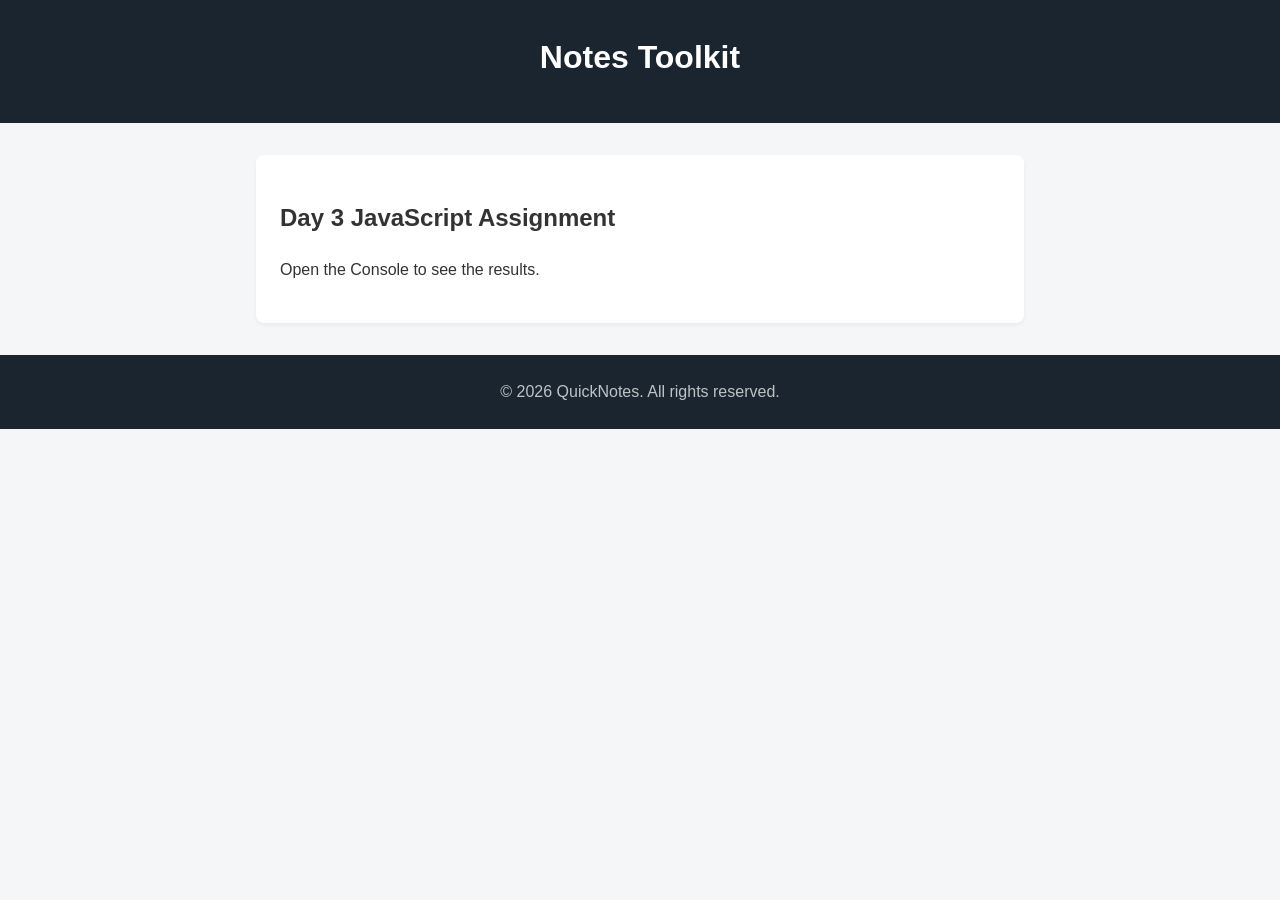
<file: index.html>
<!DOCTYPE html>
<html lang="en">
<head>
  <meta charset="UTF-8">
  <meta name="viewport" content="width=device-width, initial-scale=1.0">
  <title>Notes Toolkit</title>
  <link rel="stylesheet" href="style.css">
  <script src="script.js" defer></script>
</head>
<body>

  <header>
    <h1>Notes Toolkit</h1>
  </header>

  <main>
    <section>
      <h2>Day 3 JavaScript Assignment</h2>
      <p>Open the Console to see the results.</p>
    </section>
  </main>

  <footer>
    <p>&copy; 2026 QuickNotes. All rights reserved.</p>
  </footer>

</body>
</html>
</file>
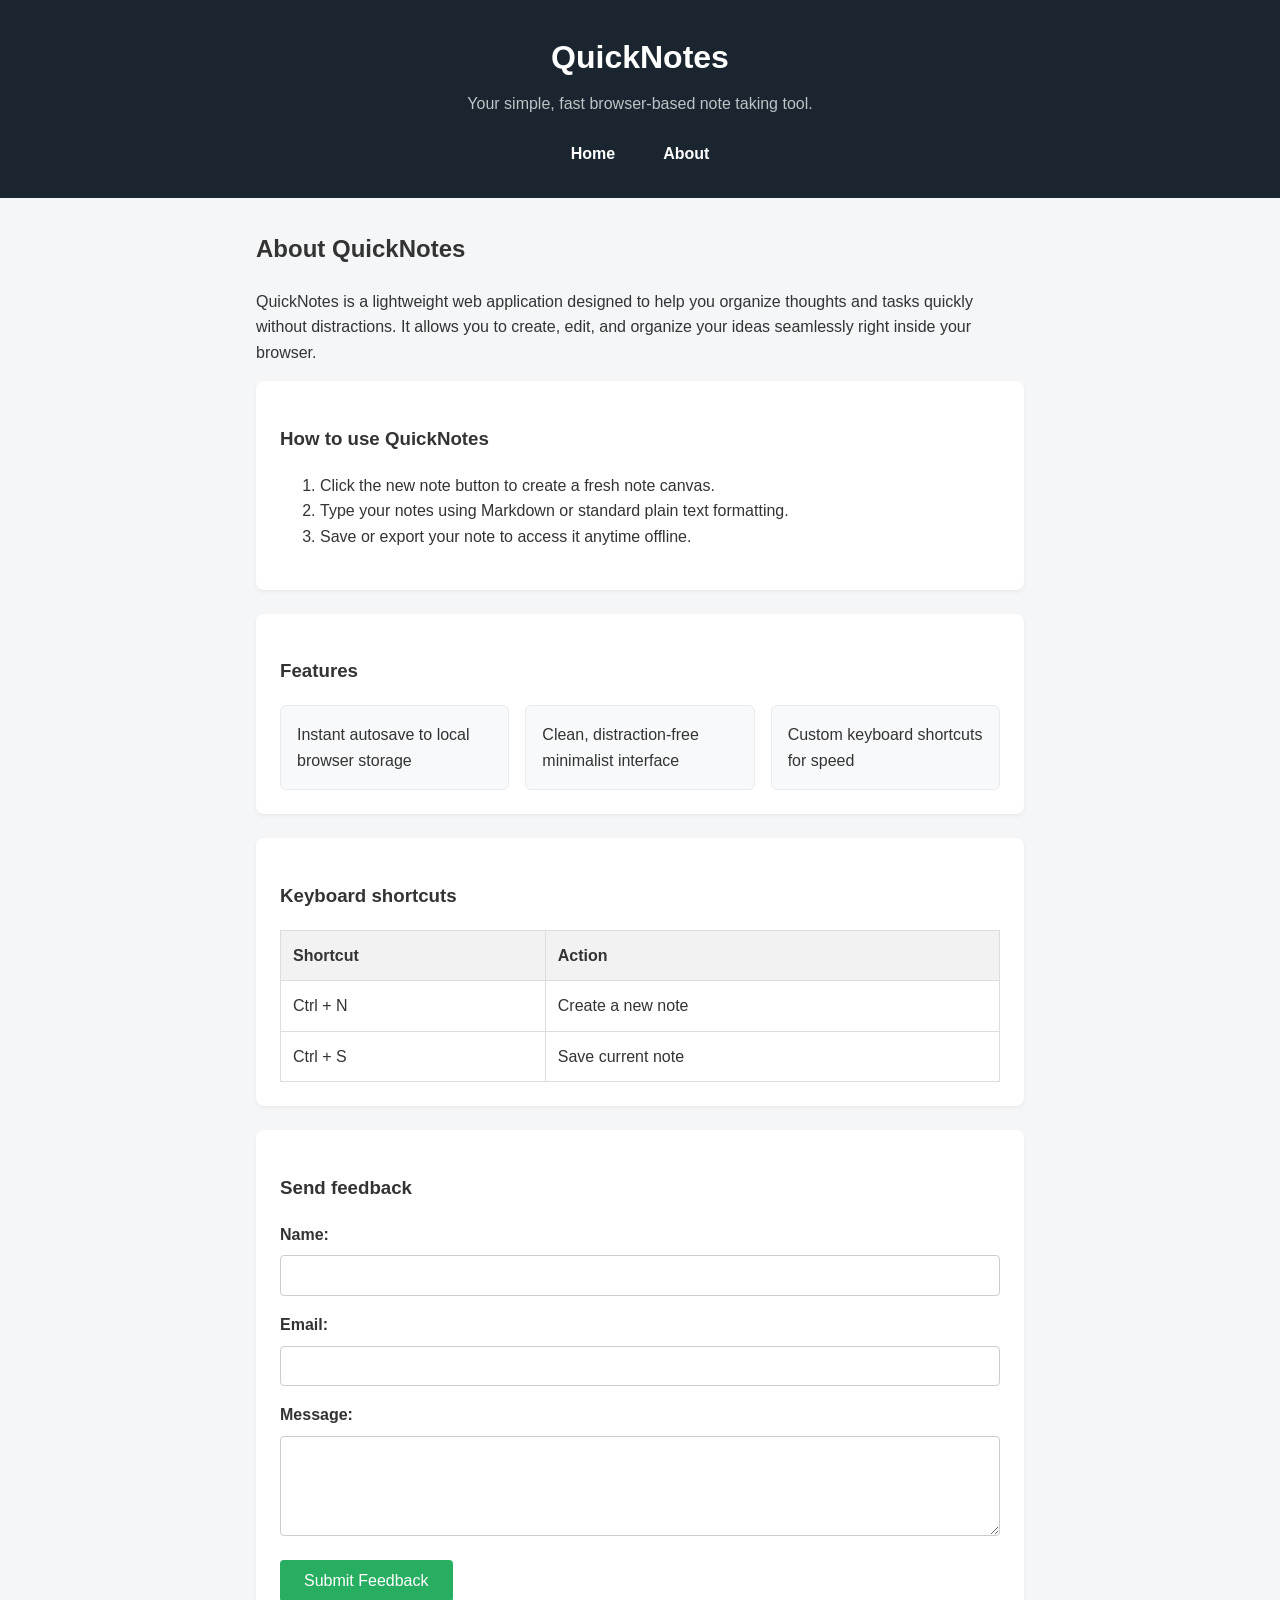
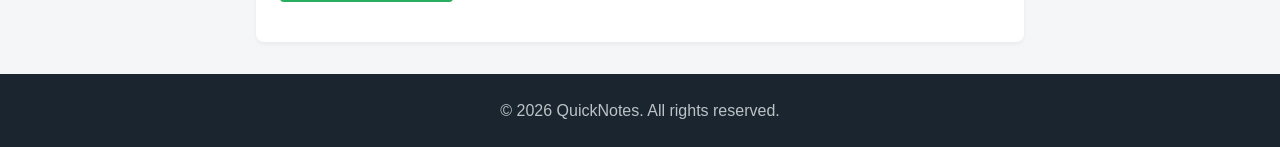
<file: about.html>
<!DOCTYPE html>
<html lang="en">
<head>
  <meta charset="UTF-8">
  <meta name="viewport" content="width=device-width, initial-scale=1.0">
  <title>QuickNotes - About</title>
  <link rel="stylesheet" href="style.css">
</head>
<body>

  <header>
    <h1>QuickNotes</h1>
    <p>Your simple, fast browser-based note taking tool.</p>
    <nav>
      <ul>
        <li><a href="index.html">Home</a></li>
        <li><a href="about.html">About</a></li>
      </ul>
    </nav>
  </header>

  <main>
    <h2>About QuickNotes</h2>
    <p>QuickNotes is a lightweight web application designed to help you organize thoughts and tasks quickly without distractions. It allows you to create, edit, and organize your ideas seamlessly right inside your browser.</p>

    <section>
      <h3>How to use QuickNotes</h3>
      <ol>
        <li>Click the new note button to create a fresh note canvas.</li>
        <li>Type your notes using Markdown or standard plain text formatting.</li>
        <li>Save or export your note to access it anytime offline.</li>
      </ol>
    </section>

    <section>
      <h3>Features</h3>
      <ul class="features">
        <li>Instant autosave to local browser storage</li>
        <li>Clean, distraction-free minimalist interface</li>
        <li>Custom keyboard shortcuts for speed</li>
      </ul>
    </section>

    <section>
      <h3>Keyboard shortcuts</h3>
      <table>
        <thead>
          <tr>
            <th scope="col">Shortcut</th>
            <th scope="col">Action</th>
          </tr>
        </thead>
        <tbody>
          <tr>
            <td>Ctrl + N</td>
            <td>Create a new note</td>
          </tr>
          <tr>
            <td>Ctrl + S</td>
            <td>Save current note</td>
          </tr>
        </tbody>
      </table>
    </section>

    <section>
      <h3>Send feedback</h3>
      <form action="#" method="post">
        <p>
          <label for="user-name">Name:</label>
          <input type="text" id="user-name" name="user-name" required>
        </p>
        <p>
          <label for="user-email">Email:</label>
          <input type="email" id="user-email" name="user-email" required>
        </p>
        <p>
          <label for="user-message">Message:</label>
          <textarea id="user-message" name="user-message" required></textarea>
        </p>
        <p>
          <button type="submit">Submit Feedback</button>
        </p>
      </form>
    </section>
  </main>

  <footer>
    <p>&copy; 2026 QuickNotes. All rights reserved.</p>
  </footer>

</body>
</html>
</file>
<file: style.css>
*,
*::before,
*::after {
  box-sizing: border-box;
}

body {
  margin: 0;
  font-family: Arial, sans-serif;
  line-height: 1.6;
  background-color: #f4f6f8;
  color: #333333;
}

header {
  background-color: #1a252f;
  color: #ffffff;
  text-align: center;
  padding: 2rem 1rem;
}

header h1 {
  margin: 0 0 0.5rem 0;
}

header p {
  margin: 0 0 1.5rem 0;
  color: #bdc3c7;
}

nav ul {
  list-style: none;
  margin: 0;
  padding: 0;
  display: flex;
  justify-content: center;
  gap: 16px;
}

nav a {
  color: #ffffff;
  text-decoration: none;
  font-weight: bold;
  padding: 0.5rem 1rem;
  border-radius: 4px;
  transition: background-color 0.3s ease, color 0.3s ease;
}

nav a:hover,
nav a:focus {
  background-color: #34495e;
  color: #3498db;
}

main {
  max-width: 800px;
  margin: 2rem auto;
  padding: 0 1rem;
}

section {
  background-color: #ffffff;
  padding: 1.5rem;
  margin-bottom: 1.5rem;
  border-radius: 8px;
  box-shadow: 0 2px 4px rgba(0, 0, 0, 0.05);
}

ul.features {
  list-style: none;
  padding: 0;
  margin: 1rem 0 0 0;
  display: grid;
  grid-template-columns: repeat(auto-fit, minmax(180px, 1fr));
  gap: 1rem;
}

ul.features li {
  background-color: #f8f9fa;
  border: 1px solid #e9ecef;
  border-radius: 6px;
  padding: 1rem;
  font-weight: 500;
}

table {
  width: 100%;
  border-collapse: collapse;
  margin-top: 1rem;
}

th,
td {
  border: 1px solid #dddddd;
  padding: 0.75rem;
  text-align: left;
}

th {
  background-color: #f2f2f2;
}

form p {
  margin-bottom: 1rem;
}

form label {
  display: block;
  margin-bottom: 0.5rem;
  font-weight: bold;
}

form input[type="text"],
form input[type="email"],
form textarea {
  width: 100%;
  padding: 0.65rem;
  border: 1px solid #ccc;
  border-radius: 4px;
  font-size: 1rem;
}

form textarea {
  resize: vertical;
  min-height: 100px;
}

button[type="submit"] {
  background-color: #27ae60;
  color: #ffffff;
  border: none;
  padding: 0.75rem 1.5rem;
  font-size: 1rem;
  border-radius: 4px;
  cursor: pointer;
  transition: background-color 0.3s ease;
}

button[type="submit"]:hover {
  background-color: #219150;
}

footer {
  text-align: center;
  padding: 1.5rem;
  background-color: #1a252f;
  color: #bdc3c7;
  margin-top: 2rem;
}

footer p {
  margin: 0;
}

@media (max-width: 600px) {
  header {
    padding: 1rem 0.5rem;
  }

  header h1 {
    font-size: 1.5rem;
  }
}
</file>
